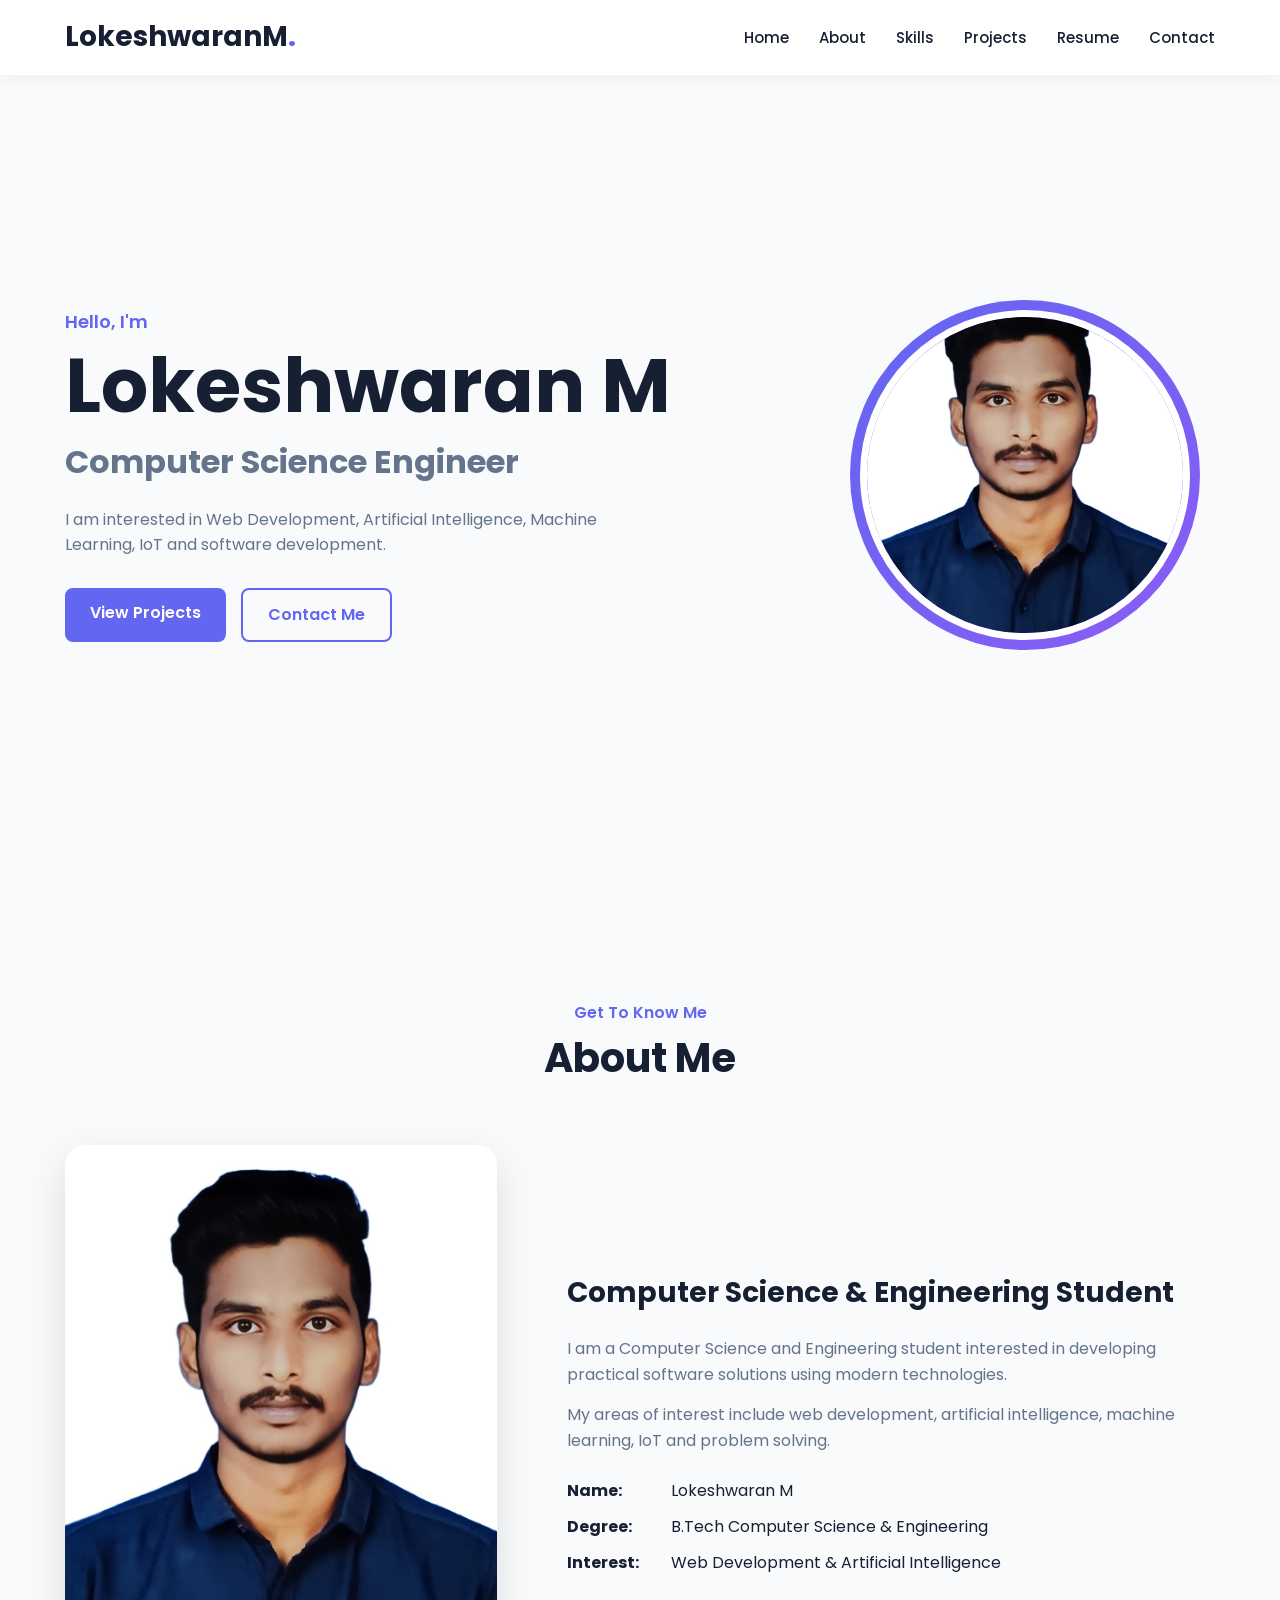
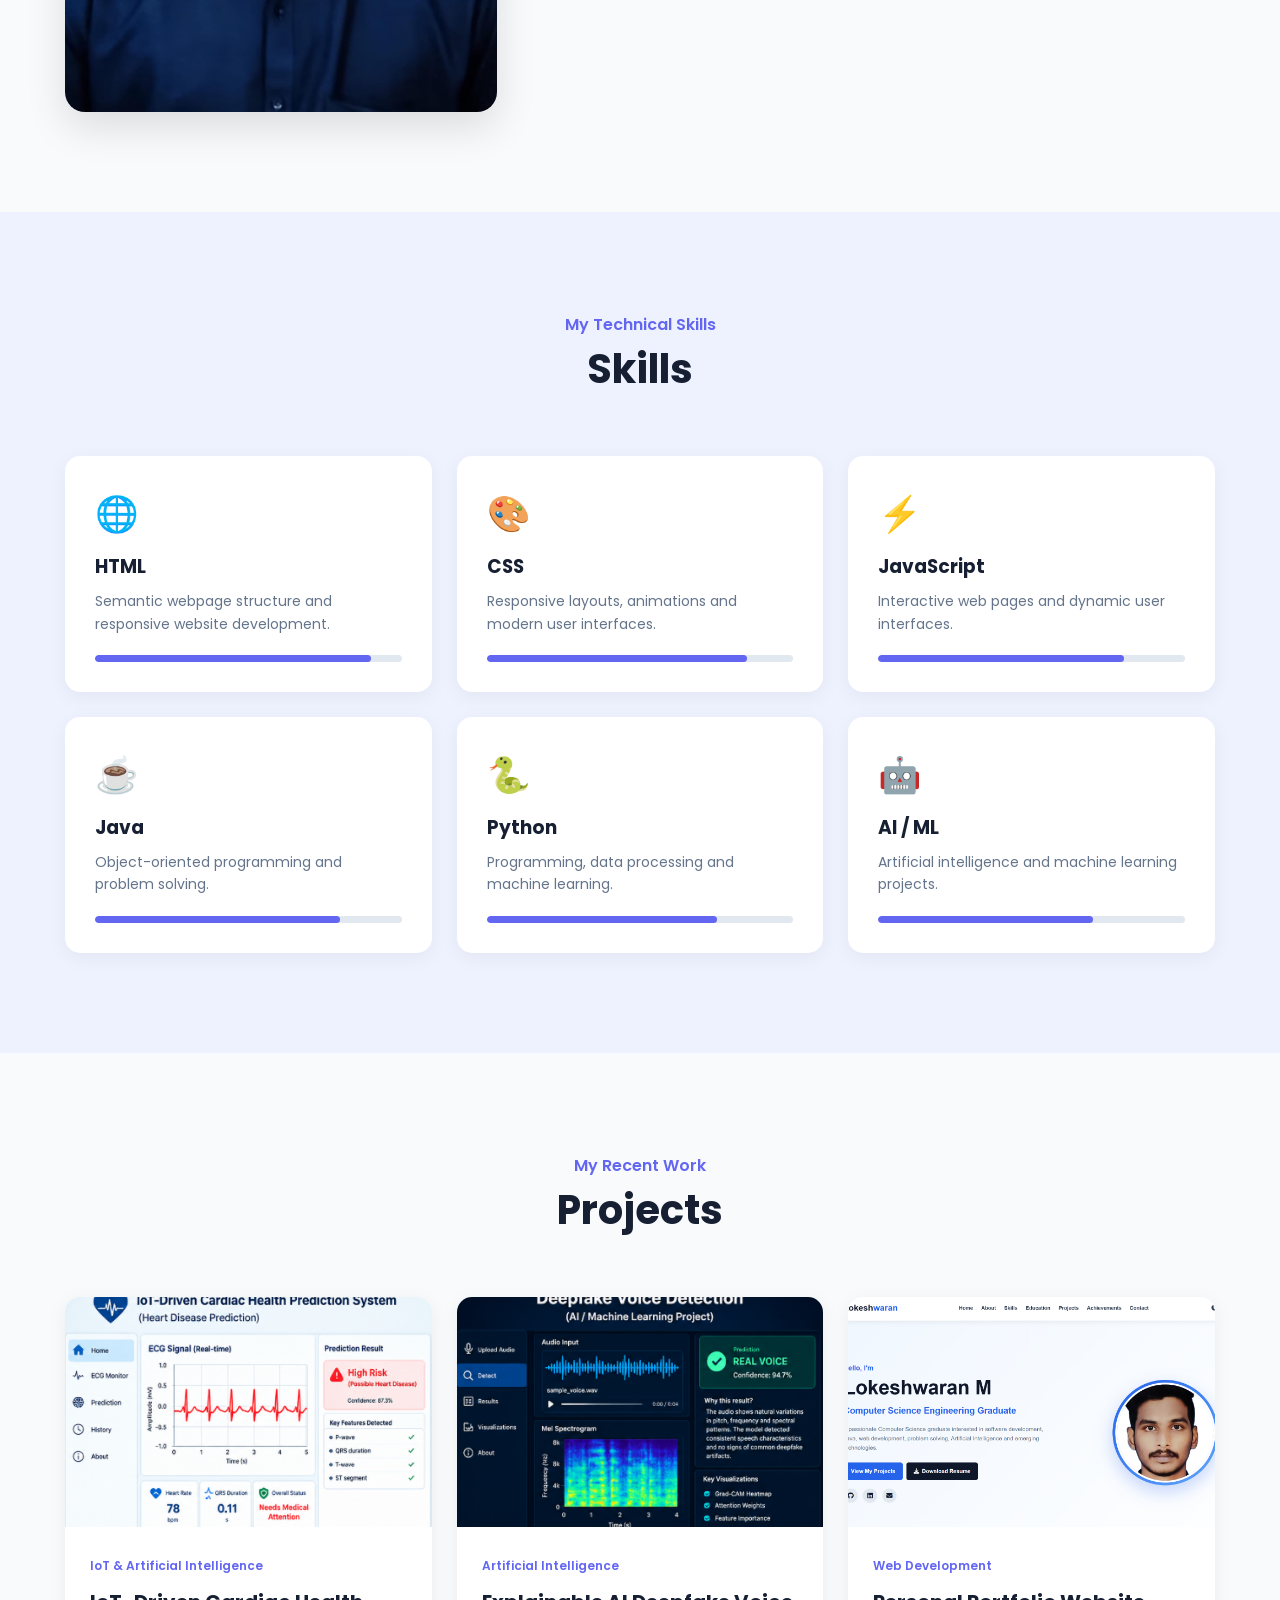
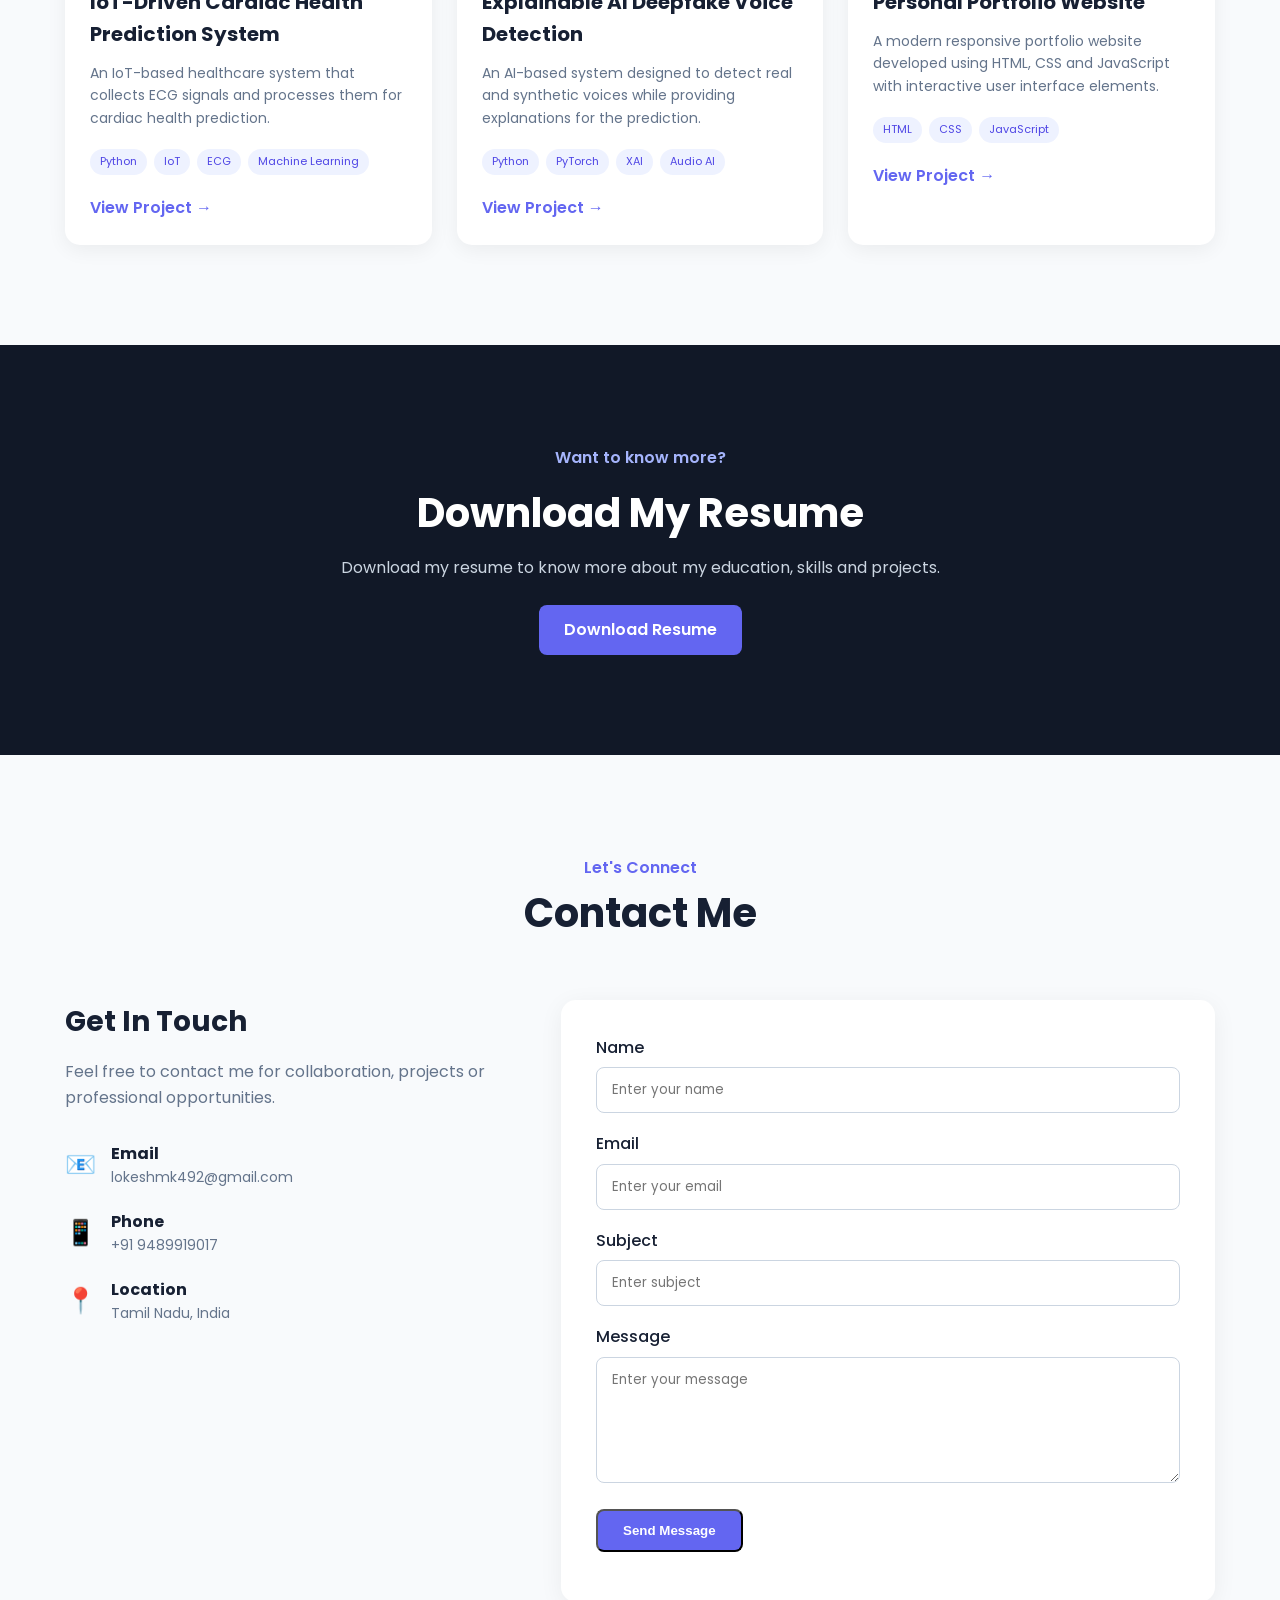
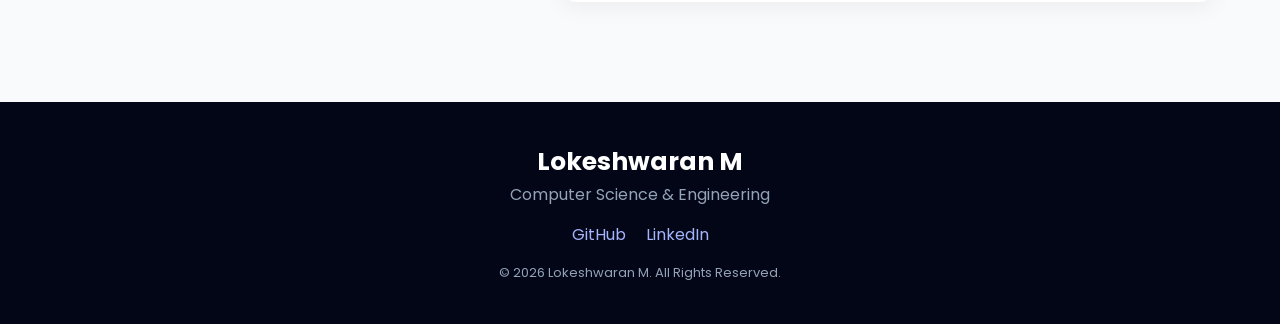
<file: Task1/index.html>
<!DOCTYPE html>
<html lang="en">

<head>

    <meta charset="UTF-8">

    <meta name="viewport"
          content="width=device-width, initial-scale=1.0">

    <meta name="description"
          content="Lokeshwaran M - Personal Portfolio">

    <title>Lokeshwaran M | Portfolio</title>

    <link rel="stylesheet" href="style.css">

    <link rel="preconnect"
          href="https://fonts.googleapis.com">

    <link rel="preconnect"
          href="https://fonts.gstatic.com"
          crossorigin>

    <link href="https://fonts.googleapis.com/css2?family=Poppins:wght@300;400;500;600;700&display=swap"
          rel="stylesheet">

</head>


<body>


<!-- ================= NAVBAR ================= -->

<header>

    <nav class="navbar">

        <a href="#home" class="logo">
            LokeshwaranM<span>.</span>
        </a>


        <button class="menu-btn"
                id="menuBtn">

            ☰

        </button>


        <ul class="nav-links"
            id="navLinks">

            <li>
                <a href="#home">Home</a>
            </li>

            <li>
                <a href="#about">About</a>
            </li>

            <li>
                <a href="#skills">Skills</a>
            </li>

            <li>
                <a href="#projects">Projects</a>
            </li>

            <li>
                <a href="#resume">Resume</a>
            </li>

            <li>
                <a href="#contact">Contact</a>
            </li>

        </ul>

    </nav>

</header>



<!-- ================= HOME ================= -->

<section id="home" class="hero">

    <div class="hero-content">

        <p class="hello">
            Hello, I'm
        </p>

        <h1>
            Lokeshwaran M
        </h1>

        <h2>
            Computer Science Engineer
        </h2>

        <p class="hero-description">

            I am interested in Web Development,
            Artificial Intelligence, Machine Learning,
            IoT and software development.

        </p>


        <div class="hero-buttons">

            <a href="#projects"
               class="btn primary-btn">

                View Projects

            </a>


            <a href="#contact"
               class="btn secondary-btn">

                Contact Me

            </a>

        </div>

    </div>


    <div class="hero-image">

        <div class="profile-circle">

            <img src="images/profile.jpg"
                 alt="Lokeshwaran M">

        </div>

    </div>

</section>



<!-- ================= ABOUT ================= -->

<section id="about"
         class="section">

    <div class="section-title">

        <p>
            Get To Know Me
        </p>

        <h2>
            About Me
        </h2>

    </div>


    <div class="about-container">


        <div class="about-image">

            <img src="images/profile.jpg"
                 alt="Lokeshwaran M">

        </div>


        <div class="about-content">

            <h3>
                Computer Science & Engineering Student
            </h3>


            <p>

                I am a Computer Science and Engineering
                student interested in developing practical
                software solutions using modern technologies.

            </p>


            <p>

                My areas of interest include web development,
                artificial intelligence, machine learning,
                IoT and problem solving.

            </p>


            <div class="about-info">

                <p>
                    <strong>Name:</strong>
                    Lokeshwaran M
                </p>

                <p>
                    <strong>Degree:</strong>
                    B.Tech Computer Science & Engineering
                </p>

                <p>
                    <strong>Interest:</strong>
                    Web Development & Artificial Intelligence
                </p>

            </div>

        </div>

    </div>

</section>



<!-- ================= SKILLS ================= -->

<section id="skills"
         class="section skills-section">


    <div class="section-title">

        <p>
            My Technical Skills
        </p>

        <h2>
            Skills
        </h2>

    </div>


    <div class="skills-container">


        <div class="skill-card">

            <div class="skill-icon">
                🌐
            </div>

            <h3>
                HTML
            </h3>

            <p>
                Semantic webpage structure and
                responsive website development.
            </p>

            <div class="progress">
                <span style="width:90%;"></span>
            </div>

        </div>


        <div class="skill-card">

            <div class="skill-icon">
                🎨
            </div>

            <h3>
                CSS
            </h3>

            <p>
                Responsive layouts, animations and
                modern user interfaces.
            </p>

            <div class="progress">
                <span style="width:85%;"></span>
            </div>

        </div>


        <div class="skill-card">

            <div class="skill-icon">
                ⚡
            </div>

            <h3>
                JavaScript
            </h3>

            <p>
                Interactive web pages and
                dynamic user interfaces.
            </p>

            <div class="progress">
                <span style="width:80%;"></span>
            </div>

        </div>


        <div class="skill-card">

            <div class="skill-icon">
                ☕
            </div>

            <h3>
                Java
            </h3>

            <p>
                Object-oriented programming
                and problem solving.
            </p>

            <div class="progress">
                <span style="width:80%;"></span>
            </div>

        </div>


        <div class="skill-card">

            <div class="skill-icon">
                🐍
            </div>

            <h3>
                Python
            </h3>

            <p>
                Programming, data processing
                and machine learning.
            </p>

            <div class="progress">
                <span style="width:75%;"></span>
            </div>

        </div>


        <div class="skill-card">

            <div class="skill-icon">
                🤖
            </div>

            <h3>
                AI / ML
            </h3>

            <p>
                Artificial intelligence and
                machine learning projects.
            </p>

            <div class="progress">
                <span style="width:70%;"></span>
            </div>

        </div>

    </div>

</section>



<!-- ================= PROJECTS ================= -->

<section id="projects"
         class="section">


    <div class="section-title">

        <p>
            My Recent Work
        </p>

        <h2>
            Projects
        </h2>

    </div>


    <div class="projects-container">


        <!-- ================= PROJECT 1 ================= -->

        <div class="project-card">

            <div class="project-image">

                <img src="images/project3.png"
                     alt="IoT Cardiac Health Prediction System">

            </div>


            <div class="project-content">

                <span class="project-category">
                    IoT & Artificial Intelligence
                </span>


                <h3>
                    IoT-Driven Cardiac Health Prediction System
                </h3>


                <p>

                    An IoT-based healthcare system that
                    collects ECG signals and processes
                    them for cardiac health prediction.

                </p>


                <div class="project-tags">

                    <span>
                        Python
                    </span>

                    <span>
                        IoT
                    </span>

                    <span>
                        ECG
                    </span>

                    <span>
                        Machine Learning
                    </span>

                </div>


                <a href="#contact"
                   class="project-link">

                    View Project →

                </a>

            </div>

        </div>



        <!-- ================= PROJECT 2 ================= -->

        <div class="project-card">

            <div class="project-image">

                <img src="images/project2.png"
                     alt="AI Deepfake Voice Detection">

            </div>


            <div class="project-content">

                <span class="project-category">
                    Artificial Intelligence
                </span>


                <h3>
                    Explainable AI Deepfake Voice Detection
                </h3>


                <p>

                    An AI-based system designed to detect
                    real and synthetic voices while providing
                    explanations for the prediction.

                </p>


                <div class="project-tags">

                    <span>
                        Python
                    </span>

                    <span>
                        PyTorch
                    </span>

                    <span>
                        XAI
                    </span>

                    <span>
                        Audio AI
                    </span>

                </div>


                <a href="#contact"
                   class="project-link">

                    View Project →

                </a>

            </div>

        </div>



        <!-- ================= PROJECT 3 ================= -->

        <div class="project-card">

            <div class="project-image">

                <img src="images/project1.png"
                     alt="Personal Portfolio Website">

            </div>


            <div class="project-content">

                <span class="project-category">
                    Web Development
                </span>


                <h3>
                    Personal Portfolio Website
                </h3>


                <p>

                    A modern responsive portfolio website
                    developed using HTML, CSS and JavaScript
                    with interactive user interface elements.

                </p>


                <div class="project-tags">

                    <span>
                        HTML
                    </span>

                    <span>
                        CSS
                    </span>

                    <span>
                        JavaScript
                    </span>

                </div>


                <a href="#contact"
                   class="project-link">

                    View Project →

                </a>

            </div>

        </div>

    </div>

</section>



<!-- ================= RESUME ================= -->

<section id="resume"
         class="resume-section">

    <div class="resume-content">

        <p>
            Want to know more?
        </p>


        <h2>
            Download My Resume
        </h2>


        <p>

            Download my resume to know more about
            my education, skills and projects.

        </p>


        <a href="resume.pdf"
           download="Lokeshwaran_M_Resume.pdf"
           class="btn resume-btn">

            Download Resume

        </a>

    </div>

</section>



<!-- ================= CONTACT ================= -->

<section id="contact"
         class="section">


    <div class="section-title">

        <p>
            Let's Connect
        </p>

        <h2>
            Contact Me
        </h2>

    </div>


    <div class="contact-container">


        <div class="contact-info">

            <h3>
                Get In Touch
            </h3>


            <p>

                Feel free to contact me for
                collaboration, projects or
                professional opportunities.

            </p>


            <div class="contact-item">

                <span>📧</span>

                <div>

                    <strong>
                        Email
                    </strong>

                    <p>
                        lokeshmk492@gmail.com
                    </p>

                </div>

            </div>


            <div class="contact-item">

                <span>📱</span>

                <div>

                    <strong>
                        Phone
                    </strong>

                    <p>
                        +91 9489919017
                    </p>

                </div>

            </div>


            <div class="contact-item">

                <span>📍</span>

                <div>

                    <strong>
                        Location
                    </strong>

                    <p>
                        Tamil Nadu, India
                    </p>

                </div>

            </div>

        </div>



        <!-- CONTACT FORM -->

        <form id="contactForm"
              class="contact-form">


            <div class="input-group">

                <label for="name">
                    Name
                </label>

                <input type="text"
                       id="name"
                       placeholder="Enter your name">

                <small id="nameError"></small>

            </div>


            <div class="input-group">

                <label for="email">
                    Email
                </label>

                <input type="email"
                       id="email"
                       placeholder="Enter your email">

                <small id="emailError"></small>

            </div>


            <div class="input-group">

                <label for="subject">
                    Subject
                </label>

                <input type="text"
                       id="subject"
                       placeholder="Enter subject">

                <small id="subjectError"></small>

            </div>


            <div class="input-group">

                <label for="message">
                    Message
                </label>

                <textarea id="message"
                          rows="5"
                          placeholder="Enter your message"></textarea>

                <small id="messageError"></small>

            </div>


            <button type="submit"
                    class="btn primary-btn">

                Send Message

            </button>


            <p id="formMessage"></p>

        </form>

    </div>

</section>



<!-- ================= FOOTER ================= -->

<footer>

    <div class="footer-content">

        <h3>
            Lokeshwaran M
        </h3>


        <p>
            Computer Science & Engineering
        </p>


        <div class="social-links">

            <a href="#">
                GitHub
            </a>

            <a href="#">
                LinkedIn
            </a>

        </div>


        <p class="copyright">

            © 2026 Lokeshwaran M.
            All Rights Reserved.

        </p>

    </div>

</footer>



<script src="script.js"></script>

</body>

</html>
</file>
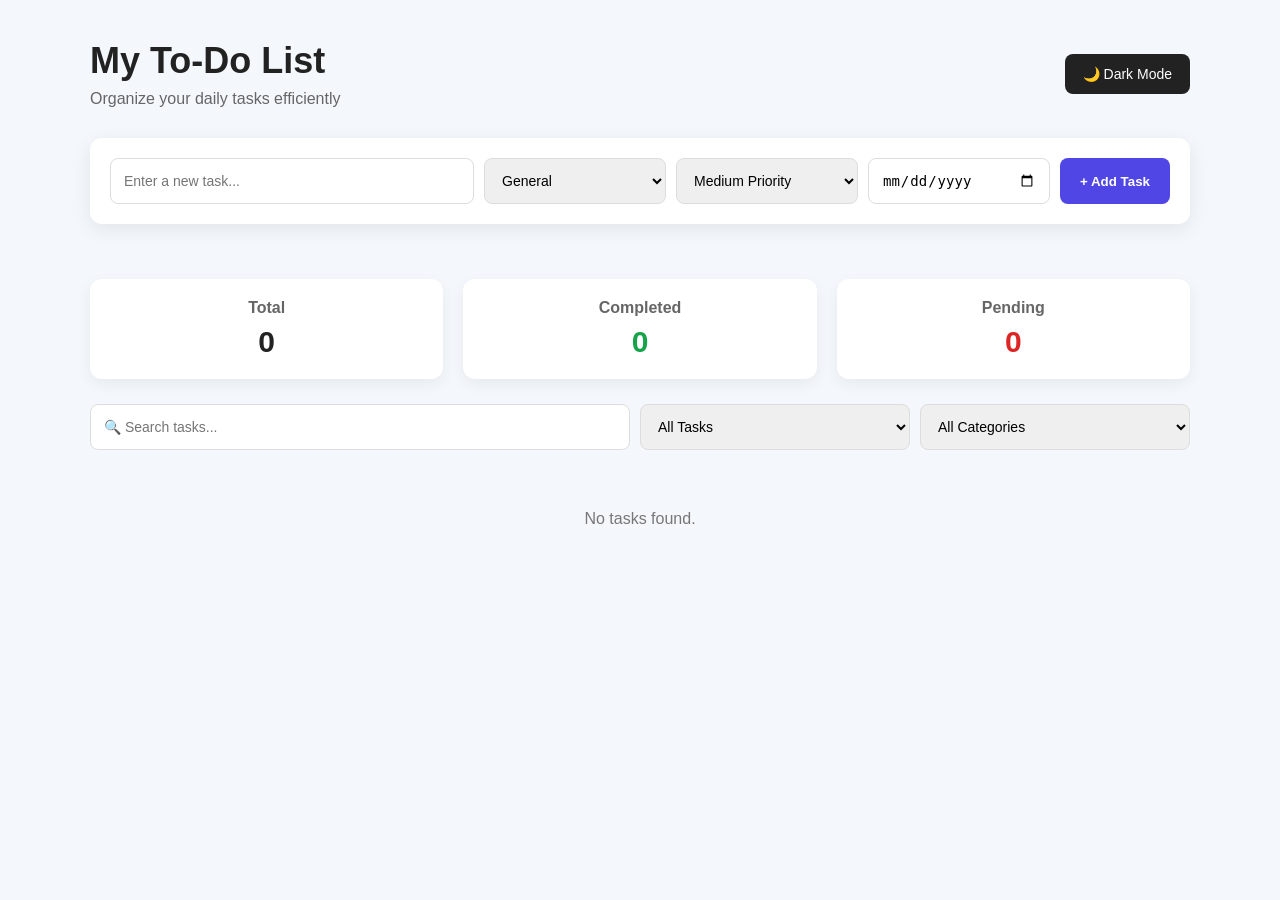
<file: Task2/index.html>
<!DOCTYPE html>
<html lang="en">
<head>
    <meta charset="UTF-8">
    <meta name="viewport" content="width=device-width, initial-scale=1.0">

    <title>To-Do List Application</title>

    <link rel="stylesheet" href="style.css">
</head>

<body>

    <div class="container">

        <!-- Header -->
        <header>
            <div>
                <h1>My To-Do List</h1>
                <p>Organize your daily tasks efficiently</p>
            </div>

            <button id="themeBtn" class="theme-btn">
                🌙 Dark Mode
            </button>
        </header>


        <!-- Task Input Section -->
        <section class="task-form">

            <input
                type="text"
                id="taskInput"
                placeholder="Enter a new task..."
            >

            <select id="categoryInput">
                <option value="General">General</option>
                <option value="Work">Work</option>
                <option value="Study">Study</option>
                <option value="Personal">Personal</option>
                <option value="Shopping">Shopping</option>
            </select>

            <select id="priorityInput">
                <option value="Low">Low Priority</option>
                <option value="Medium" selected>Medium Priority</option>
                <option value="High">High Priority</option>
            </select>

            <input
                type="date"
                id="dateInput"
            >

            <button id="addBtn">
                + Add Task
            </button>

        </section>


        <!-- Error Message -->
        <p id="errorMessage"></p>


        <!-- Statistics -->
        <section class="stats">

            <div class="stat-card">
                <h3>Total</h3>
                <p id="totalTasks">0</p>
            </div>

            <div class="stat-card completed-card">
                <h3>Completed</h3>
                <p id="completedTasks">0</p>
            </div>

            <div class="stat-card pending-card">
                <h3>Pending</h3>
                <p id="pendingTasks">0</p>
            </div>

        </section>


        <!-- Search and Filter -->
        <section class="controls">

            <input
                type="text"
                id="searchInput"
                placeholder="🔍 Search tasks..."
            >

            <select id="filterInput">

                <option value="all">
                    All Tasks
                </option>

                <option value="pending">
                    Pending
                </option>

                <option value="completed">
                    Completed
                </option>

            </select>

            <select id="categoryFilter">

                <option value="all">
                    All Categories
                </option>

                <option value="General">
                    General
                </option>

                <option value="Work">
                    Work
                </option>

                <option value="Study">
                    Study
                </option>

                <option value="Personal">
                    Personal
                </option>

                <option value="Shopping">
                    Shopping
                </option>

            </select>

        </section>


        <!-- Task List -->
        <section>

            <div id="taskList"></div>

            <p id="emptyMessage">
                No tasks found.
            </p>

        </section>

    </div>


    <script src="script.js"></script>

</body>
</html>
</file>
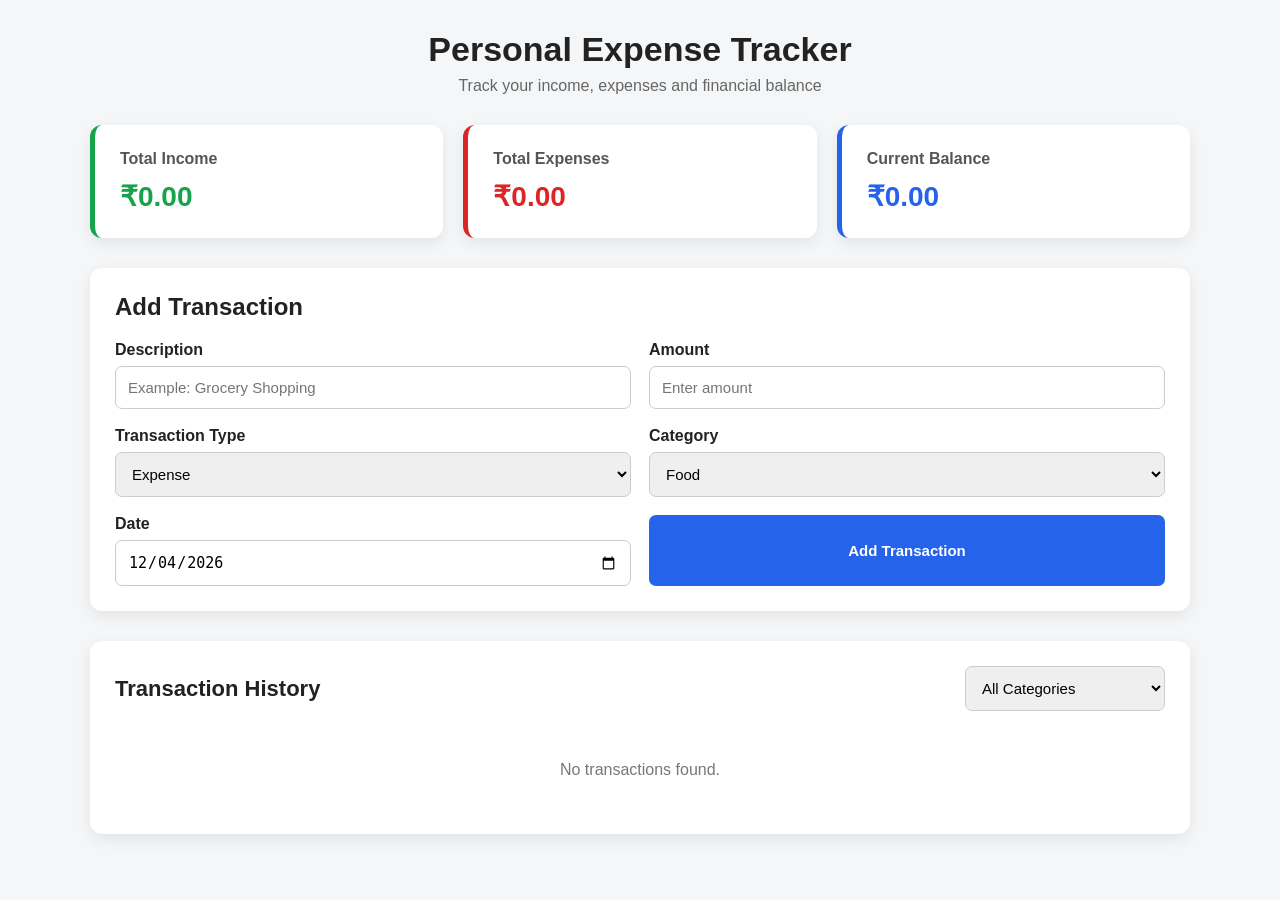
<file: Task3/index.html>
<!DOCTYPE html>
<html lang="en">
<head>
    <meta charset="UTF-8">
    <meta name="viewport" content="width=device-width, initial-scale=1.0">
    <title>Personal Expense Tracker</title>

    <link rel="stylesheet" href="style.css">
</head>

<body>

    <div class="container">

        <!-- Header -->
        <header>
            <h1>Personal Expense Tracker</h1>
            <p>Track your income, expenses and financial balance</p>
        </header>

        <!-- Summary Cards -->
        <section class="summary">

            <div class="card income-card">
                <h3>Total Income</h3>
                <p id="totalIncome">₹0.00</p>
            </div>

            <div class="card expense-card">
                <h3>Total Expenses</h3>
                <p id="totalExpense">₹0.00</p>
            </div>

            <div class="card balance-card">
                <h3>Current Balance</h3>
                <p id="balance">₹0.00</p>
            </div>

        </section>

        <!-- Add Transaction -->
        <section class="form-section">

            <h2>Add Transaction</h2>

            <form id="transactionForm">

                <div class="form-group">
                    <label for="description">Description</label>
                    <input
                        type="text"
                        id="description"
                        placeholder="Example: Grocery Shopping"
                        required
                    >
                </div>

                <div class="form-group">
                    <label for="amount">Amount</label>
                    <input
                        type="number"
                        id="amount"
                        placeholder="Enter amount"
                        min="1"
                        step="0.01"
                        required
                    >
                </div>

                <div class="form-group">
                    <label for="type">Transaction Type</label>

                    <select id="type" required>
                        <option value="expense">Expense</option>
                        <option value="income">Income</option>
                    </select>
                </div>

                <div class="form-group">
                    <label for="category">Category</label>

                    <select id="category" required>
                        <option value="Food">Food</option>
                        <option value="Shopping">Shopping</option>
                        <option value="Transport">Transport</option>
                        <option value="Bills">Bills</option>
                        <option value="Education">Education</option>
                        <option value="Health">Health</option>
                        <option value="Entertainment">Entertainment</option>
                        <option value="Salary">Salary</option>
                        <option value="Other">Other</option>
                    </select>
                </div>

                <div class="form-group">
                    <label for="date">Date</label>

                    <input
                        type="date"
                        id="date"
                        required
                    >
                </div>

                <button type="submit" id="submitButton">
                    Add Transaction
                </button>

            </form>

        </section>

        <!-- Transaction History -->
        <section class="transactions-section">

            <div class="section-header">
                <h2>Transaction History</h2>

                <select id="filterCategory">
                    <option value="All">All Categories</option>
                    <option value="Food">Food</option>
                    <option value="Shopping">Shopping</option>
                    <option value="Transport">Transport</option>
                    <option value="Bills">Bills</option>
                    <option value="Education">Education</option>
                    <option value="Health">Health</option>
                    <option value="Entertainment">Entertainment</option>
                    <option value="Salary">Salary</option>
                    <option value="Other">Other</option>
                </select>
            </div>

            <div id="transactionList" class="transaction-list">
                <!-- Transactions will appear here -->
            </div>

        </section>

    </div>

    <script src="script.js"></script>

</body>
</html>
</file>
<file: Task1/style.css>
* {
    margin: 0;
    padding: 0;
    box-sizing: border-box;
}

html {
    scroll-behavior: smooth;
}

body {
    font-family: "Poppins", sans-serif;
    background: #f8fafc;
    color: #172033;
    line-height: 1.6;
}

a {
    text-decoration: none;
    color: inherit;
}

img {
    width: 100%;
    display: block;
}

section {
    scroll-margin-top: 80px;
}


/* NAVBAR */

header {
    position: fixed;
    top: 0;
    left: 0;
    width: 100%;
    z-index: 1000;

    background: rgba(255, 255, 255, 0.96);

    box-shadow:
        0 2px 15px rgba(0, 0, 0, 0.06);
}

.navbar {
    max-width: 1200px;
    height: 75px;
    margin: auto;
    padding: 0 25px;

    display: flex;
    align-items: center;
    justify-content: space-between;
}

.logo {
    font-size: 28px;
    font-weight: 700;
}

.logo span {
    color: #6366f1;
}

.nav-links {
    display: flex;
    gap: 30px;
    list-style: none;
}

.nav-links a {
    font-size: 15px;
    font-weight: 500;
    transition: 0.3s;
}

.nav-links a:hover {
    color: #6366f1;
}

.menu-btn {
    display: none;
    border: none;
    background: transparent;
    font-size: 28px;
    cursor: pointer;
}


/* HERO */

.hero {
    min-height: 100vh;
    max-width: 1200px;
    margin: auto;

    padding: 120px 25px 70px;

    display: flex;
    align-items: center;
    justify-content: space-between;

    gap: 50px;
}

.hero-content {
    flex: 1;
}

.hello {
    color: #6366f1;
    font-size: 18px;
    font-weight: 600;
}

.hero h1 {
    font-size: clamp(45px, 7vw, 75px);
    line-height: 1.1;
    margin: 8px 0;
}

.hero h2 {
    font-size: clamp(22px, 3vw, 32px);
    color: #64748b;
    margin-bottom: 20px;
}

.hero-description {
    max-width: 600px;
    color: #64748b;
}

.hero-buttons {
    display: flex;
    gap: 15px;
    margin-top: 30px;
}

.btn {
    display: inline-block;
    padding: 12px 25px;
    border-radius: 8px;

    font-weight: 600;

    transition: 0.3s;
}

.primary-btn {
    color: white;
    background: #6366f1;
}

.primary-btn:hover {
    background: #4f46e5;
    transform: translateY(-3px);
}

.secondary-btn {
    color: #6366f1;
    border: 2px solid #6366f1;
}

.secondary-btn:hover {
    color: white;
    background: #6366f1;
    transform: translateY(-3px);
}

.hero-image {
    flex: 0 0 380px;
    display: flex;
    justify-content: center;
}

.profile-circle {
    width: 350px;
    height: 350px;
    padding: 10px;
    border-radius: 50%;

    background:
        linear-gradient(
            135deg,
            #6366f1,
            #8b5cf6
        );
}

.profile-circle img {
    width: 100%;
    height: 100%;
    object-fit: cover;

    border-radius: 50%;

    border: 7px solid white;
}


/* SECTIONS */

.section {
    max-width: 1200px;
    margin: auto;
    padding: 100px 25px;
}

.section-title {
    text-align: center;
    margin-bottom: 55px;
}

.section-title p {
    color: #6366f1;
    font-weight: 600;
}

.section-title h2 {
    font-size: 40px;
}


/* ABOUT */

.about-container {
    display: grid;
    grid-template-columns: 0.8fr 1.2fr;

    gap: 70px;

    align-items: center;
}

.about-image img {
    border-radius: 20px;

    box-shadow:
        0 15px 40px rgba(0, 0, 0, 0.12);
}

.about-content h3 {
    font-size: 28px;
    margin-bottom: 20px;
}

.about-content > p {
    color: #64748b;
    margin-bottom: 15px;
}

.about-info {
    margin-top: 25px;
}

.about-info p {
    margin: 10px 0;
}

.about-info strong {
    display: inline-block;
    width: 100px;
}


/* SKILLS */

.skills-section {
    max-width: none;

    background: #eef2ff;

    padding-left:
        max(25px,
        calc((100% - 1150px) / 2));

    padding-right:
        max(25px,
        calc((100% - 1150px) / 2));
}

.skills-container {
    display: grid;

    grid-template-columns:
        repeat(3, 1fr);

    gap: 25px;
}

.skill-card {
    background: white;
    padding: 30px;

    border-radius: 15px;

    box-shadow:
        0 5px 20px rgba(0, 0, 0, 0.05);

    transition: 0.3s;
}

.skill-card:hover {
    transform: translateY(-8px);

    box-shadow:
        0 15px 30px rgba(0, 0, 0, 0.1);
}

.skill-icon {
    font-size: 35px;
    margin-bottom: 10px;
}

.skill-card h3 {
    margin-bottom: 8px;
}

.skill-card p {
    color: #64748b;
    font-size: 14px;
}

.progress {
    height: 7px;

    background: #e2e8f0;

    border-radius: 10px;

    margin-top: 20px;

    overflow: hidden;
}

.progress span {
    display: block;
    height: 100%;

    background: #6366f1;

    border-radius: 10px;
}


/* PROJECTS */

.projects-container {
    display: grid;

    grid-template-columns:
        repeat(3, 1fr);

    gap: 25px;
}

.project-card {
    background: white;

    border-radius: 15px;

    overflow: hidden;

    box-shadow:
        0 5px 20px rgba(0, 0, 0, 0.06);

    transition: 0.3s;
}

.project-card:hover {
    transform: translateY(-10px);

    box-shadow:
        0 20px 35px rgba(0, 0, 0, 0.12);
}


/* PROJECT IMAGE */

.project-image {
    width: 100%;
    height: 230px;

    overflow: hidden;

    background: #e2e8f0;
}

.project-image img {
    width: 100%;
    height: 100%;

    display: block;

    object-fit: cover;

    transition: 0.5s;
}

.project-card:hover
.project-image img {
    transform: scale(1.08);
}


.project-content {
    padding: 25px;
}

.project-category {
    font-size: 12px;

    color: #6366f1;

    font-weight: 600;
}

.project-content h3 {
    margin: 8px 0 12px;

    font-size: 20px;
}

.project-content p {
    color: #64748b;

    font-size: 14px;
}

.project-tags {
    display: flex;

    flex-wrap: wrap;

    gap: 7px;

    margin: 20px 0;
}

.project-tags span {
    background: #eef2ff;

    color: #4f46e5;

    padding: 4px 10px;

    border-radius: 20px;

    font-size: 11px;
}

.project-link {
    color: #6366f1;

    font-weight: 600;
}


/* RESUME */

.resume-section {
    padding: 100px 25px;

    text-align: center;

    background: #111827;

    color: white;
}

.resume-content {
    max-width: 700px;
    margin: auto;
}

.resume-content > p:first-child {
    color: #a5b4fc;
    font-weight: 600;
}

.resume-content h2 {
    font-size: 40px;
    margin: 10px 0;
}

.resume-content > p {
    color: #cbd5e1;
}

.resume-btn {
    margin-top: 25px;
    background: #6366f1;
}

.resume-btn:hover {
    background: #818cf8;
    transform: translateY(-3px);
}


/* CONTACT */

.contact-container {
    display: grid;

    grid-template-columns:
        0.8fr 1.2fr;

    gap: 60px;
}

.contact-info h3 {
    font-size: 28px;
    margin-bottom: 15px;
}

.contact-info > p {
    color: #64748b;
    margin-bottom: 30px;
}

.contact-item {
    display: flex;

    gap: 15px;

    align-items: center;

    margin: 20px 0;
}

.contact-item span {
    font-size: 25px;
}

.contact-item p {
    color: #64748b;
    font-size: 14px;
}

.contact-form {
    background: white;

    padding: 35px;

    border-radius: 15px;

    box-shadow:
        0 5px 25px rgba(0, 0, 0, 0.06);
}

.input-group {
    margin-bottom: 18px;
}

.input-group label {
    display: block;

    margin-bottom: 7px;

    font-weight: 500;
}

.input-group input,
.input-group textarea {
    width: 100%;

    padding: 12px 15px;

    border: 1px solid #cbd5e1;

    border-radius: 8px;

    outline: none;

    font-family: inherit;

    transition: 0.3s;
}

.input-group input:focus,
.input-group textarea:focus {
    border-color: #6366f1;

    box-shadow:
        0 0 0 3px
        rgba(99, 102, 241, 0.1);
}

.input-group textarea {
    resize: vertical;
}

.input-group small {
    display: block;

    color: #ef4444;

    margin-top: 5px;
}

#formMessage {
    margin-top: 15px;
    font-weight: 500;
}


/* FOOTER */

footer {
    background: #020617;

    color: white;

    text-align: center;

    padding: 40px 25px;
}

.footer-content h3 {
    font-size: 25px;
}

.footer-content > p {
    color: #94a3b8;
}

.social-links {
    display: flex;

    justify-content: center;

    gap: 20px;

    margin: 15px 0;
}

.social-links a {
    color: #a5b4fc;
}

.social-links a:hover {
    color: white;
}

.copyright {
    font-size: 13px;
}


/* TABLET */

@media (max-width: 900px) {

    .hero {
        flex-direction: column-reverse;

        text-align: center;

        padding-top: 130px;
    }

    .hero-buttons {
        justify-content: center;
    }

    .hero-image {
        flex-basis: auto;
    }

    .profile-circle {
        width: 280px;
        height: 280px;
    }

    .about-container,
    .contact-container {
        grid-template-columns: 1fr;
    }

    .about-image {
        max-width: 500px;
        margin: auto;
    }

    .skills-container,
    .projects-container {
        grid-template-columns:
            repeat(2, 1fr);
    }
}


/* MOBILE */

@media (max-width: 650px) {

    .navbar {
        height: 65px;
    }

    .menu-btn {
        display: block;
    }

    .nav-links {
        position: absolute;

        top: 65px;

        left: -100%;

        width: 100%;

        background: white;

        flex-direction: column;

        gap: 0;

        padding: 15px 25px;

        box-shadow:
            0 10px 20px
            rgba(0, 0, 0, 0.08);

        transition: 0.3s;
    }

    .nav-links.active {
        left: 0;
    }

    .nav-links li {
        padding: 14px 0;

        border-bottom:
            1px solid #e2e8f0;
    }

    .hero {
        padding-top: 110px;
    }

    .hero h1 {
        font-size: 48px;
    }

    .hero-buttons {
        flex-direction: column;

        align-items: center;
    }

    .btn {
        width: 200px;

        text-align: center;
    }

    .section {
        padding: 75px 20px;
    }

    .section-title h2 {
        font-size: 32px;
    }

    .skills-container,
    .projects-container {
        grid-template-columns: 1fr;
    }

    .project-image {
        height: 230px;
    }

    .resume-content h2 {
        font-size: 32px;
    }

    .contact-form {
        padding: 25px;
    }
}


/* SMALL MOBILE */

@media (max-width: 400px) {

    .profile-circle {
        width: 230px;
        height: 230px;
    }

    .hero h1 {
        font-size: 40px;
    }

    .hero h2 {
        font-size: 20px;
    }
}
</file>
<file: Task2/style.css>
* {
    margin: 0;
    padding: 0;
    box-sizing: border-box;
}

body {
    font-family: Arial, Helvetica, sans-serif;
    background: #f4f7fb;
    color: #222;
    transition: 0.3s;
}

.container {
    width: 90%;
    max-width: 1100px;
    margin: 40px auto;
}


/* ================= HEADER ================= */

header {
    display: flex;
    justify-content: space-between;
    align-items: center;
    margin-bottom: 30px;
}

header h1 {
    font-size: 36px;
    margin-bottom: 8px;
}

header p {
    color: #666;
}


/* ================= DARK MODE BUTTON ================= */

.theme-btn {
    border: none;
    padding: 12px 18px;
    border-radius: 8px;
    cursor: pointer;
    background: #222;
    color: white;
    font-size: 14px;
}


/* ================= TASK FORM ================= */

.task-form {
    background: white;
    padding: 20px;
    border-radius: 12px;

    display: grid;
    grid-template-columns: 2fr 1fr 1fr 1fr auto;

    gap: 10px;

    box-shadow: 0 5px 20px rgba(0, 0, 0, 0.08);
}

.task-form input,
.task-form select,
.controls input,
.controls select {

    padding: 13px;

    border: 1px solid #ddd;

    border-radius: 8px;

    outline: none;

    font-size: 14px;
}

.task-form input:focus,
.task-form select:focus,
.controls input:focus,
.controls select:focus {
    border-color: #4f46e5;
}


#addBtn {

    border: none;

    background: #4f46e5;

    color: white;

    padding: 12px 20px;

    border-radius: 8px;

    cursor: pointer;

    font-weight: bold;

    transition: 0.3s;
}

#addBtn:hover {
    background: #3730a3;
}


/* ================= ERROR ================= */

#errorMessage {
    color: #dc2626;

    margin-top: 10px;

    min-height: 20px;
}


/* ================= STATISTICS ================= */

.stats {

    display: grid;

    grid-template-columns: repeat(3, 1fr);

    gap: 20px;

    margin: 25px 0;
}

.stat-card {

    background: white;

    padding: 20px;

    border-radius: 12px;

    text-align: center;

    box-shadow: 0 5px 15px rgba(0, 0, 0, 0.06);
}

.stat-card h3 {
    color: #666;
    font-size: 16px;
}

.stat-card p {

    font-size: 30px;

    font-weight: bold;

    margin-top: 8px;
}

.completed-card p {
    color: #16a34a;
}

.pending-card p {
    color: #dc2626;
}


/* ================= SEARCH & FILTER ================= */

.controls {

    display: grid;

    grid-template-columns: 2fr 1fr 1fr;

    gap: 10px;

    margin-bottom: 20px;
}


/* ================= TASK CARD ================= */

.task-card {

    background: white;

    padding: 18px;

    margin-bottom: 15px;

    border-radius: 12px;

    display: flex;

    justify-content: space-between;

    align-items: center;

    gap: 15px;

    box-shadow: 0 5px 15px rgba(0, 0, 0, 0.06);

    transition: 0.3s;
}

.task-card:hover {
    transform: translateY(-2px);
}


.task-info {
    flex: 1;
}

.task-title {

    font-size: 18px;

    font-weight: bold;

    margin-bottom: 8px;
}

.task-details {

    display: flex;

    gap: 8px;

    flex-wrap: wrap;
}


/* ================= BADGES ================= */

.badge {

    padding: 5px 10px;

    border-radius: 20px;

    font-size: 12px;

    font-weight: bold;
}

.category {

    background: #e0e7ff;

    color: #3730a3;
}


.priority-low {

    background: #dcfce7;

    color: #166534;
}

.priority-medium {

    background: #fef3c7;

    color: #92400e;
}

.priority-high {

    background: #fee2e2;

    color: #991b1b;
}


.due-date {

    background: #f3f4f6;

    color: #374151;
}


/* ================= COMPLETED ================= */

.completed .task-title {

    text-decoration: line-through;

    color: #888;
}

.completed {

    opacity: 0.75;
}


/* ================= ACTION BUTTONS ================= */

.task-actions {

    display: flex;

    gap: 8px;
}

.task-actions button {

    border: none;

    padding: 8px 10px;

    border-radius: 7px;

    cursor: pointer;

    font-size: 13px;
}

.complete-btn {

    background: #dcfce7;

    color: #166534;
}

.edit-btn {

    background: #dbeafe;

    color: #1d4ed8;
}

.delete-btn {

    background: #fee2e2;

    color: #dc2626;
}


/* ================= EMPTY MESSAGE ================= */

#emptyMessage {

    text-align: center;

    color: #777;

    padding: 40px;

    display: none;
}


/* ================= DARK MODE ================= */

body.dark {

    background: #111827;

    color: #f9fafb;
}

body.dark header p {
    color: #9ca3af;
}

body.dark .task-form,
body.dark .stat-card,
body.dark .task-card {

    background: #1f2937;

    color: white;
}

body.dark input,
body.dark select {

    background: #374151;

    color: white;

    border-color: #4b5563;
}

body.dark .due-date {

    background: #374151;

    color: #e5e7eb;
}

body.dark .category {

    background: #312e81;

    color: #c7d2fe;
}

body.dark #emptyMessage {
    color: #9ca3af;
}


/* ================= RESPONSIVE ================= */

@media (max-width: 900px) {

    .task-form {

        grid-template-columns: 1fr 1fr;

    }

    #taskInput {

        grid-column: span 2;

    }

    #addBtn {

        grid-column: span 2;

    }

}


@media (max-width: 650px) {

    .container {

        width: 94%;

        margin: 25px auto;

    }

    header {

        flex-direction: column;

        align-items: flex-start;

        gap: 15px;

    }

    header h1 {

        font-size: 28px;

    }

    .task-form {

        grid-template-columns: 1fr;

    }

    #taskInput,
    #addBtn {

        grid-column: span 1;

    }

    .stats {

        grid-template-columns: 1fr;

    }

    .controls {

        grid-template-columns: 1fr;

    }

    .task-card {

        flex-direction: column;

        align-items: flex-start;

    }

    .task-actions {

        width: 100%;

    }

    .task-actions button {

        flex: 1;

    }

}
</file>
<file: Task3/style.css>
* {
    margin: 0;
    padding: 0;
    box-sizing: border-box;
}

body {
    font-family: Arial, sans-serif;
    background: #f4f6f8;
    color: #222;
}

.container {
    width: 90%;
    max-width: 1100px;
    margin: auto;
    padding: 30px 0;
}

/* Header */

header {
    text-align: center;
    margin-bottom: 30px;
}

header h1 {
    font-size: 34px;
    margin-bottom: 8px;
}

header p {
    color: #666;
    font-size: 16px;
}

/* Summary */

.summary {
    display: grid;
    grid-template-columns: repeat(3, 1fr);
    gap: 20px;
    margin-bottom: 30px;
}

.card {
    padding: 25px;
    border-radius: 12px;
    background: white;
    box-shadow: 0 5px 15px rgba(0, 0, 0, 0.08);
}

.card h3 {
    font-size: 16px;
    margin-bottom: 12px;
    color: #555;
}

.card p {
    font-size: 28px;
    font-weight: bold;
}

.income-card {
    border-left: 5px solid #16a34a;
}

.income-card p {
    color: #16a34a;
}

.expense-card {
    border-left: 5px solid #dc2626;
}

.expense-card p {
    color: #dc2626;
}

.balance-card {
    border-left: 5px solid #2563eb;
}

.balance-card p {
    color: #2563eb;
}

/* Form */

.form-section {
    background: white;
    padding: 25px;
    border-radius: 12px;
    margin-bottom: 30px;
    box-shadow: 0 5px 15px rgba(0, 0, 0, 0.08);
}

.form-section h2 {
    margin-bottom: 20px;
}

form {
    display: grid;
    grid-template-columns: repeat(2, 1fr);
    gap: 18px;
}

.form-group {
    display: flex;
    flex-direction: column;
}

.form-group label {
    margin-bottom: 7px;
    font-weight: bold;
}

input,
select {
    padding: 12px;
    border: 1px solid #ccc;
    border-radius: 7px;
    font-size: 15px;
    outline: none;
}

input:focus,
select:focus {
    border-color: #2563eb;
}

button {
    border: none;
    border-radius: 7px;
    padding: 12px;
    font-size: 15px;
    font-weight: bold;
    cursor: pointer;
    background: #2563eb;
    color: white;
    transition: 0.3s;
}

button:hover {
    background: #1d4ed8;
}

/* Transaction Section */

.transactions-section {
    background: white;
    padding: 25px;
    border-radius: 12px;
    box-shadow: 0 5px 15px rgba(0, 0, 0, 0.08);
}

.section-header {
    display: flex;
    justify-content: space-between;
    align-items: center;
    margin-bottom: 20px;
}

.section-header h2 {
    font-size: 22px;
}

#filterCategory {
    width: 200px;
}

/* Transaction */

.transaction-list {
    display: flex;
    flex-direction: column;
    gap: 12px;
}

.transaction {
    display: grid;
    grid-template-columns: 2fr 1fr 1fr 1fr auto;
    align-items: center;
    gap: 15px;
    padding: 15px;
    border: 1px solid #eee;
    border-radius: 8px;
}

.transaction-info h3 {
    font-size: 16px;
    margin-bottom: 5px;
}

.transaction-info p {
    color: #777;
    font-size: 13px;
}

.transaction-category {
    color: #555;
    font-size: 14px;
}

.transaction-date {
    color: #777;
    font-size: 14px;
}

.transaction-amount {
    font-weight: bold;
}

.income {
    color: #16a34a;
}

.expense {
    color: #dc2626;
}

.actions {
    display: flex;
    gap: 8px;
}

.edit-btn {
    background: #f59e0b;
}

.edit-btn:hover {
    background: #d97706;
}

.delete-btn {
    background: #dc2626;
}

.delete-btn:hover {
    background: #b91c1c;
}

.no-transactions {
    text-align: center;
    padding: 30px;
    color: #777;
}

/* Mobile */

@media (max-width: 768px) {

    .container {
        width: 94%;
    }

    header h1 {
        font-size: 27px;
    }

    .summary {
        grid-template-columns: 1fr;
    }

    form {
        grid-template-columns: 1fr;
    }

    .section-header {
        flex-direction: column;
        align-items: stretch;
        gap: 15px;
    }

    #filterCategory {
        width: 100%;
    }

    .transaction {
        grid-template-columns: 1fr;
        gap: 10px;
    }

    .actions {
        width: 100%;
    }

    .actions button {
        flex: 1;
    }
}
</file>
